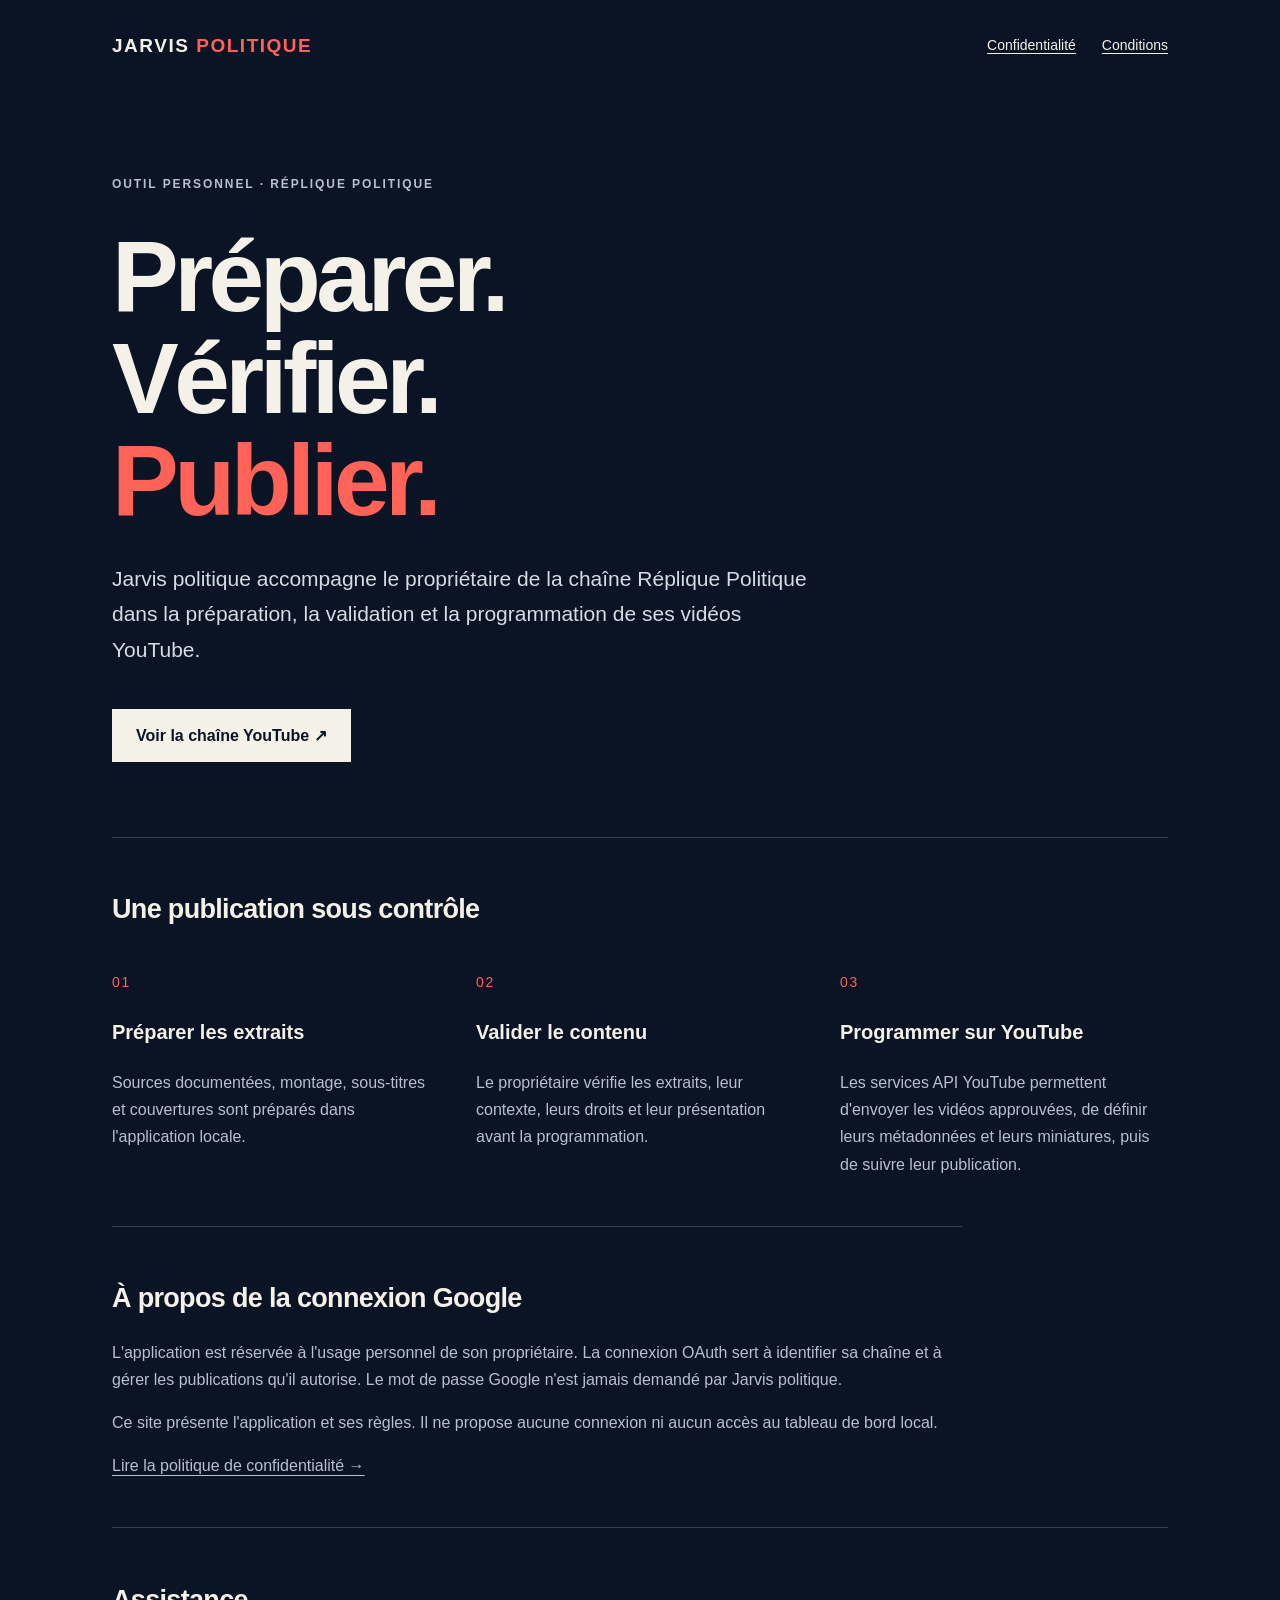
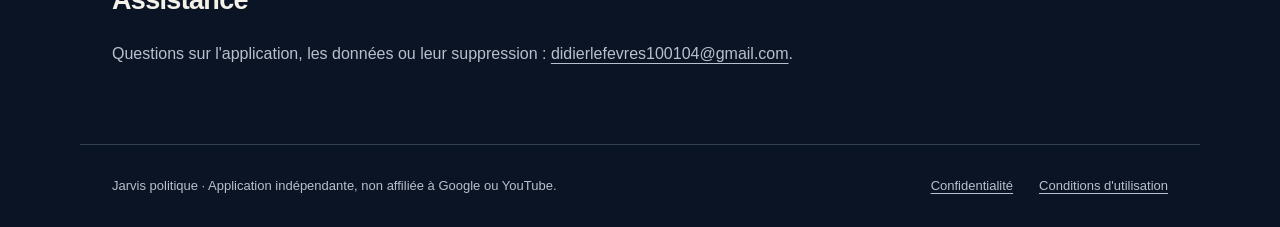
<file: index.html>
<!doctype html>
<html lang="fr">
<head><meta charset="utf-8"><meta name="viewport" content="width=device-width,initial-scale=1"><meta name="description" content="Jarvis politique, outil personnel de préparation et de programmation YouTube pour Réplique Politique."><title>Jarvis politique — Réplique Politique</title><link rel="stylesheet" href="style.css"></head>
<body><header><a class="brand" href="./">JARVIS <span>POLITIQUE</span></a><nav aria-label="Navigation principale"><a href="confidentialite.html">Confidentialité</a><a href="conditions.html">Conditions</a></nav></header>
<main><section class="hero"><p class="eyebrow">OUTIL PERSONNEL · RÉPLIQUE POLITIQUE</p><h1>Préparer.<br>Vérifier.<br><em>Publier.</em></h1><p class="lead">Jarvis politique accompagne le propriétaire de la chaîne Réplique Politique dans la préparation, la validation et la programmation de ses vidéos YouTube.</p><a class="button" href="https://www.youtube.com/@RepliquePolitiqueFR">Voir la chaîne YouTube ↗</a></section>
<section class="details"><h2>Une publication sous contrôle</h2><div class="steps"><article><span class="number">01</span><h3>Préparer les extraits</h3><p>Sources documentées, montage, sous-titres et couvertures sont préparés dans l'application locale.</p></article><article><span class="number">02</span><h3>Valider le contenu</h3><p>Le propriétaire vérifie les extraits, leur contexte, leurs droits et leur présentation avant la programmation.</p></article><article><span class="number">03</span><h3>Programmer sur YouTube</h3><p>Les services API YouTube permettent d'envoyer les vidéos approuvées, de définir leurs métadonnées et leurs miniatures, puis de suivre leur publication.</p></article></div></section>
<section class="notice"><h2>À propos de la connexion Google</h2><p>L'application est réservée à l'usage personnel de son propriétaire. La connexion OAuth sert à identifier sa chaîne et à gérer les publications qu'il autorise. Le mot de passe Google n'est jamais demandé par Jarvis politique.</p><p>Ce site présente l'application et ses règles. Il ne propose aucune connexion ni aucun accès au tableau de bord local.</p><p><a href="confidentialite.html">Lire la politique de confidentialité →</a></p></section>
<section class="contact"><h2>Assistance</h2><p>Questions sur l'application, les données ou leur suppression : <a href="mailto:didierlefevres100104@gmail.com">didierlefevres100104@gmail.com</a>.</p></section></main>
<footer><span>Jarvis politique · Application indépendante, non affiliée à Google ou YouTube.</span><div><a href="confidentialite.html">Confidentialité</a><a href="conditions.html">Conditions d'utilisation</a></div></footer></body></html>
</file>
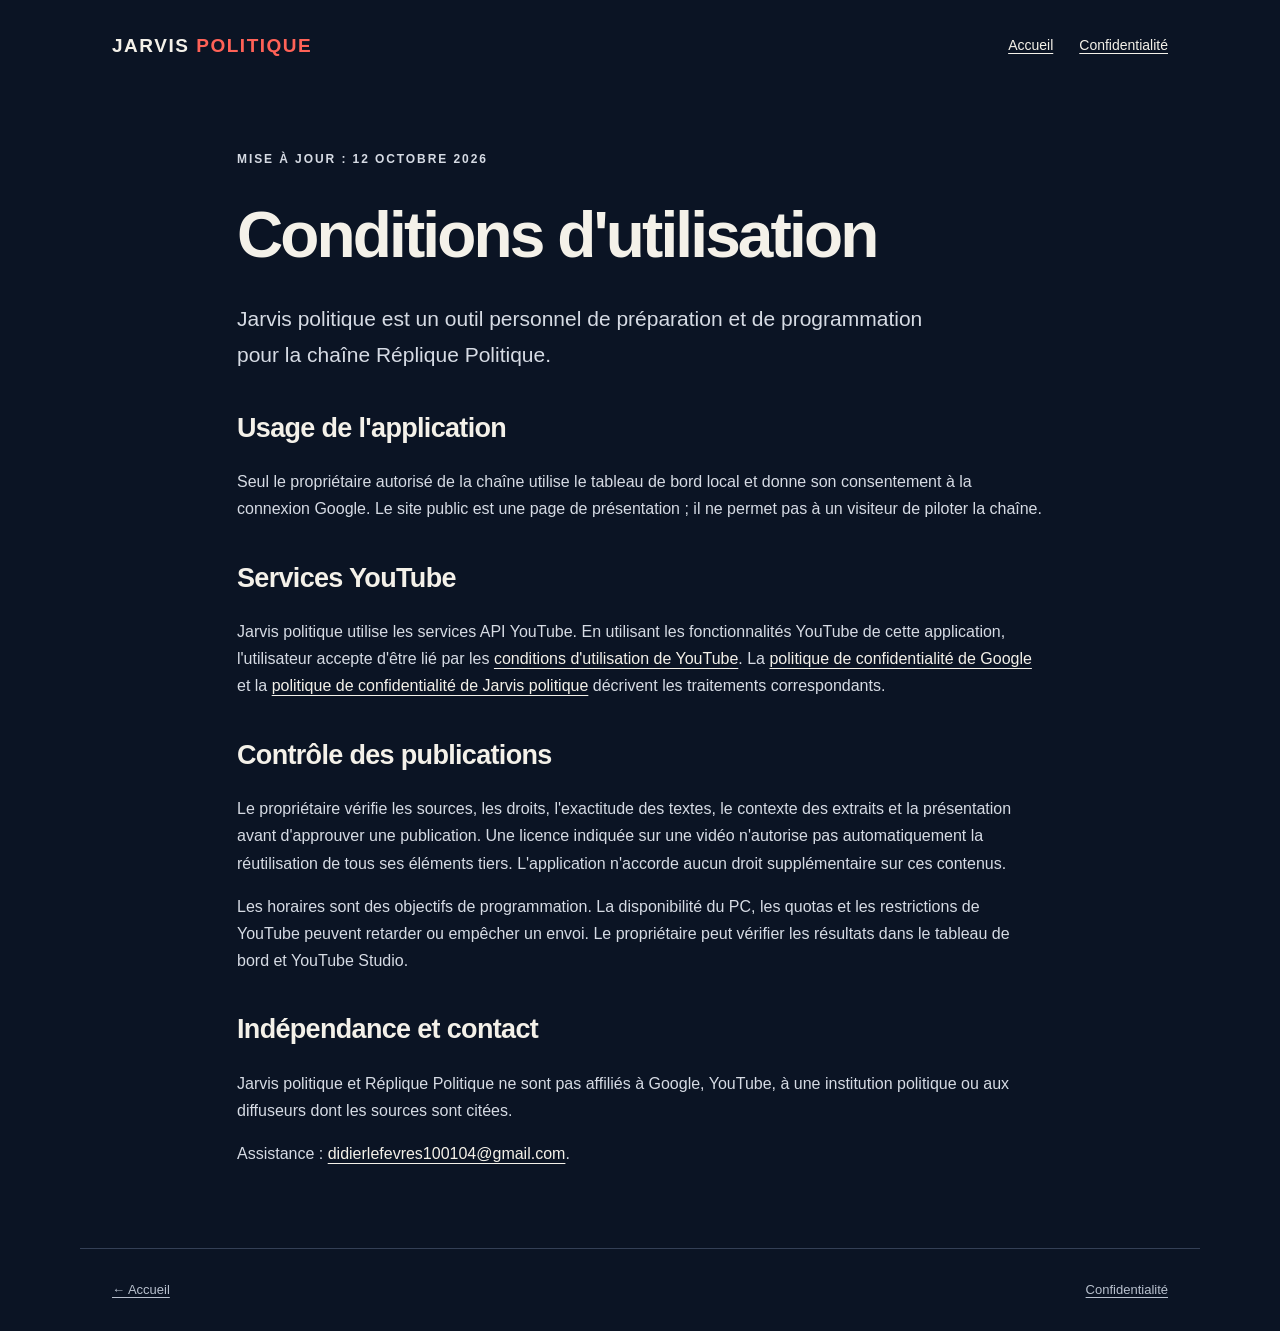
<file: conditions.html>
<!doctype html>
<html lang="fr"><head><meta charset="utf-8"><meta name="viewport" content="width=device-width,initial-scale=1"><title>Conditions d'utilisation — Jarvis politique</title><link rel="stylesheet" href="style.css"></head><body>
<header><a class="brand" href="./">JARVIS <span>POLITIQUE</span></a><nav aria-label="Navigation principale"><a href="./">Accueil</a><a href="confidentialite.html">Confidentialité</a></nav></header>
<main class="document"><p class="eyebrow">MISE À JOUR : 12 OCTOBRE 2026</p><h1>Conditions d'utilisation</h1><p class="lead">Jarvis politique est un outil personnel de préparation et de programmation pour la chaîne Réplique Politique.</p>
<h2>Usage de l'application</h2><p>Seul le propriétaire autorisé de la chaîne utilise le tableau de bord local et donne son consentement à la connexion Google. Le site public est une page de présentation ; il ne permet pas à un visiteur de piloter la chaîne.</p>
<h2>Services YouTube</h2><p>Jarvis politique utilise les services API YouTube. En utilisant les fonctionnalités YouTube de cette application, l'utilisateur accepte d'être lié par les <a href="https://www.youtube.com/t/terms">conditions d'utilisation de YouTube</a>. La <a href="https://policies.google.com/privacy">politique de confidentialité de Google</a> et la <a href="confidentialite.html">politique de confidentialité de Jarvis politique</a> décrivent les traitements correspondants.</p>
<h2>Contrôle des publications</h2><p>Le propriétaire vérifie les sources, les droits, l'exactitude des textes, le contexte des extraits et la présentation avant d'approuver une publication. Une licence indiquée sur une vidéo n'autorise pas automatiquement la réutilisation de tous ses éléments tiers. L'application n'accorde aucun droit supplémentaire sur ces contenus.</p><p>Les horaires sont des objectifs de programmation. La disponibilité du PC, les quotas et les restrictions de YouTube peuvent retarder ou empêcher un envoi. Le propriétaire peut vérifier les résultats dans le tableau de bord et YouTube Studio.</p>
<h2>Indépendance et contact</h2><p>Jarvis politique et Réplique Politique ne sont pas affiliés à Google, YouTube, à une institution politique ou aux diffuseurs dont les sources sont citées.</p><p>Assistance : <a href="mailto:didierlefevres100104@gmail.com">didierlefevres100104@gmail.com</a>.</p></main>
<footer><a href="./">← Accueil</a><a href="confidentialite.html">Confidentialité</a></footer></body></html>
</file>
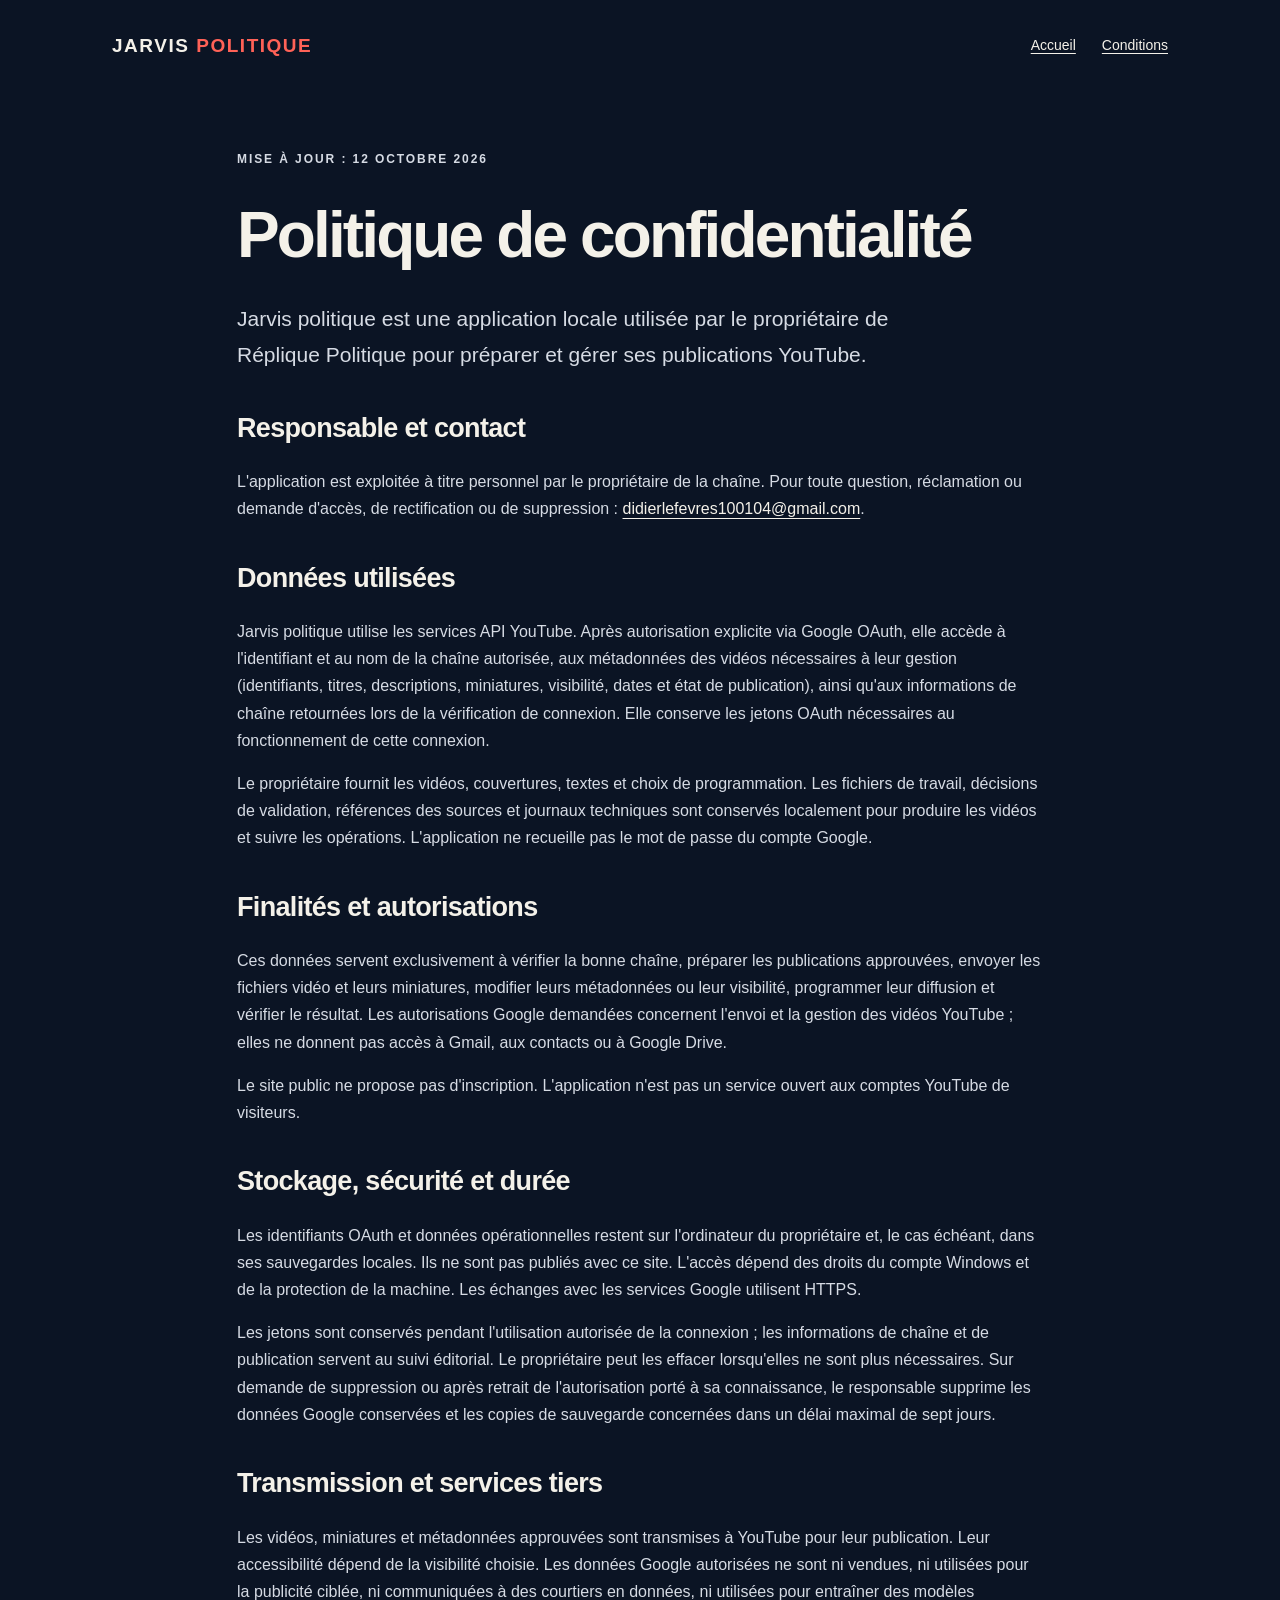
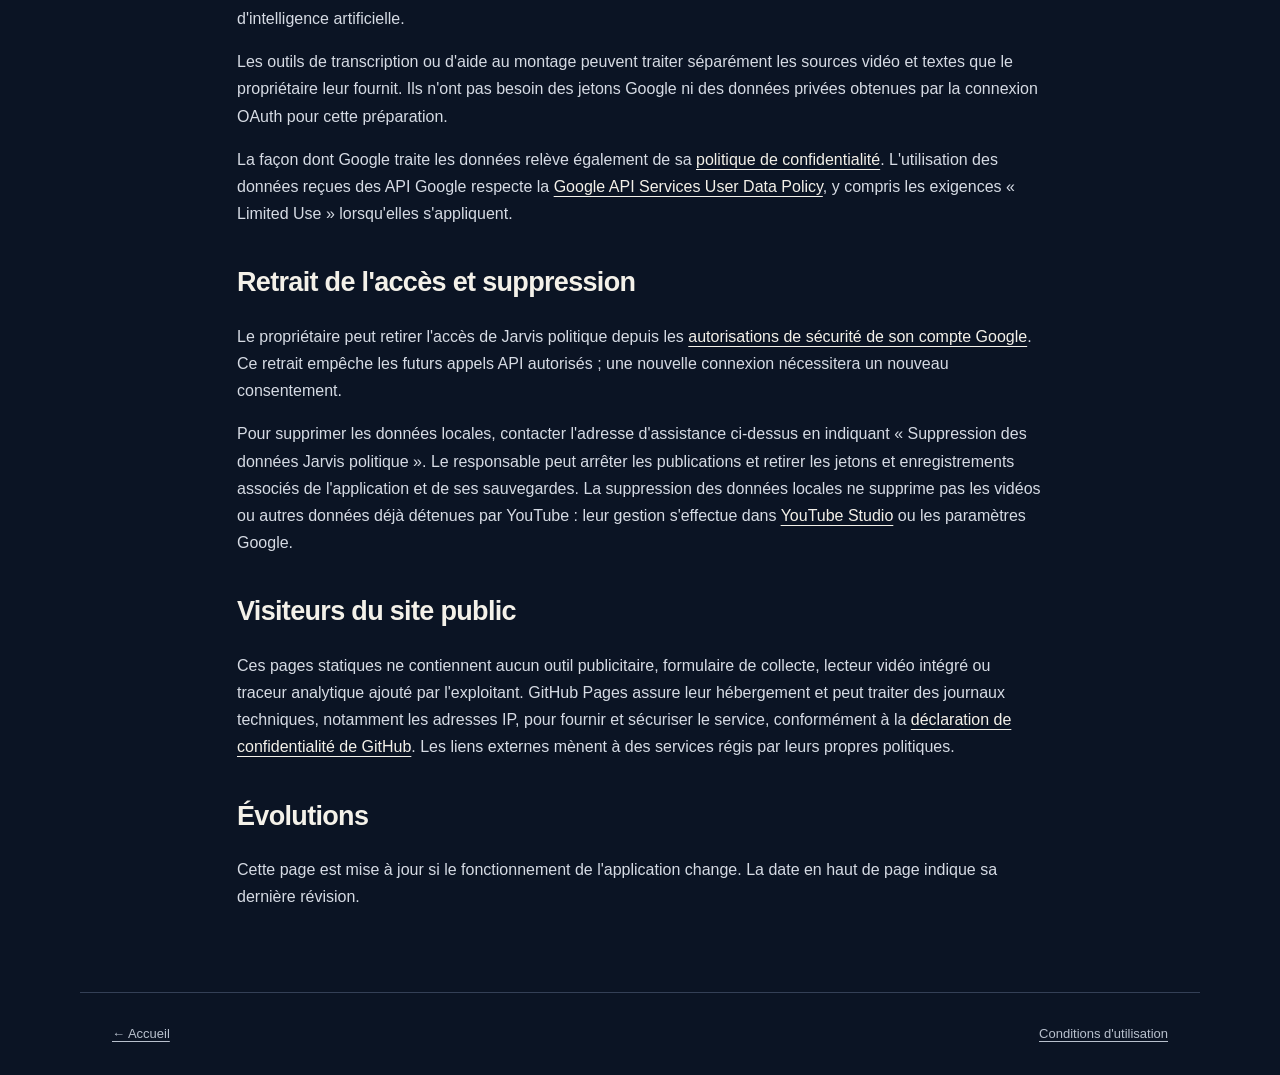
<file: confidentialite.html>
<!doctype html>
<html lang="fr"><head><meta charset="utf-8"><meta name="viewport" content="width=device-width,initial-scale=1"><meta name="description" content="Comment Jarvis politique utilise, conserve et protège les données de la chaîne YouTube autorisée."><title>Confidentialité — Jarvis politique</title><link rel="stylesheet" href="style.css"></head><body>
<header><a class="brand" href="./">JARVIS <span>POLITIQUE</span></a><nav aria-label="Navigation principale"><a href="./">Accueil</a><a href="conditions.html">Conditions</a></nav></header>
<main class="document"><p class="eyebrow">MISE À JOUR : 12 OCTOBRE 2026</p><h1>Politique de confidentialité</h1><p class="lead">Jarvis politique est une application locale utilisée par le propriétaire de Réplique Politique pour préparer et gérer ses publications YouTube.</p>
<h2>Responsable et contact</h2><p>L'application est exploitée à titre personnel par le propriétaire de la chaîne. Pour toute question, réclamation ou demande d'accès, de rectification ou de suppression : <a href="mailto:didierlefevres100104@gmail.com">didierlefevres100104@gmail.com</a>.</p>
<h2>Données utilisées</h2><p>Jarvis politique utilise les services API YouTube. Après autorisation explicite via Google OAuth, elle accède à l'identifiant et au nom de la chaîne autorisée, aux métadonnées des vidéos nécessaires à leur gestion (identifiants, titres, descriptions, miniatures, visibilité, dates et état de publication), ainsi qu'aux informations de chaîne retournées lors de la vérification de connexion. Elle conserve les jetons OAuth nécessaires au fonctionnement de cette connexion.</p><p>Le propriétaire fournit les vidéos, couvertures, textes et choix de programmation. Les fichiers de travail, décisions de validation, références des sources et journaux techniques sont conservés localement pour produire les vidéos et suivre les opérations. L'application ne recueille pas le mot de passe du compte Google.</p>
<h2>Finalités et autorisations</h2><p>Ces données servent exclusivement à vérifier la bonne chaîne, préparer les publications approuvées, envoyer les fichiers vidéo et leurs miniatures, modifier leurs métadonnées ou leur visibilité, programmer leur diffusion et vérifier le résultat. Les autorisations Google demandées concernent l'envoi et la gestion des vidéos YouTube ; elles ne donnent pas accès à Gmail, aux contacts ou à Google Drive.</p><p>Le site public ne propose pas d'inscription. L'application n'est pas un service ouvert aux comptes YouTube de visiteurs.</p>
<h2>Stockage, sécurité et durée</h2><p>Les identifiants OAuth et données opérationnelles restent sur l'ordinateur du propriétaire et, le cas échéant, dans ses sauvegardes locales. Ils ne sont pas publiés avec ce site. L'accès dépend des droits du compte Windows et de la protection de la machine. Les échanges avec les services Google utilisent HTTPS.</p><p>Les jetons sont conservés pendant l'utilisation autorisée de la connexion ; les informations de chaîne et de publication servent au suivi éditorial. Le propriétaire peut les effacer lorsqu'elles ne sont plus nécessaires. Sur demande de suppression ou après retrait de l'autorisation porté à sa connaissance, le responsable supprime les données Google conservées et les copies de sauvegarde concernées dans un délai maximal de sept jours.</p>
<h2>Transmission et services tiers</h2><p>Les vidéos, miniatures et métadonnées approuvées sont transmises à YouTube pour leur publication. Leur accessibilité dépend de la visibilité choisie. Les données Google autorisées ne sont ni vendues, ni utilisées pour la publicité ciblée, ni communiquées à des courtiers en données, ni utilisées pour entraîner des modèles d'intelligence artificielle.</p><p>Les outils de transcription ou d'aide au montage peuvent traiter séparément les sources vidéo et textes que le propriétaire leur fournit. Ils n'ont pas besoin des jetons Google ni des données privées obtenues par la connexion OAuth pour cette préparation.</p><p>La façon dont Google traite les données relève également de sa <a href="https://policies.google.com/privacy">politique de confidentialité</a>. L'utilisation des données reçues des API Google respecte la <a href="https://developers.google.com/terms/api-services-user-data-policy">Google API Services User Data Policy</a>, y compris les exigences « Limited Use » lorsqu'elles s'appliquent.</p>
<h2>Retrait de l'accès et suppression</h2><p>Le propriétaire peut retirer l'accès de Jarvis politique depuis les <a href="https://security.google.com/settings/security/permissions">autorisations de sécurité de son compte Google</a>. Ce retrait empêche les futurs appels API autorisés ; une nouvelle connexion nécessitera un nouveau consentement.</p><p>Pour supprimer les données locales, contacter l'adresse d'assistance ci-dessus en indiquant « Suppression des données Jarvis politique ». Le responsable peut arrêter les publications et retirer les jetons et enregistrements associés de l'application et de ses sauvegardes. La suppression des données locales ne supprime pas les vidéos ou autres données déjà détenues par YouTube : leur gestion s'effectue dans <a href="https://studio.youtube.com/">YouTube Studio</a> ou les paramètres Google.</p>
<h2>Visiteurs du site public</h2><p>Ces pages statiques ne contiennent aucun outil publicitaire, formulaire de collecte, lecteur vidéo intégré ou traceur analytique ajouté par l'exploitant. GitHub Pages assure leur hébergement et peut traiter des journaux techniques, notamment les adresses IP, pour fournir et sécuriser le service, conformément à la <a href="https://docs.github.com/fr/site-policy/privacy-policies/github-general-privacy-statement">déclaration de confidentialité de GitHub</a>. Les liens externes mènent à des services régis par leurs propres politiques.</p>
<h2>Évolutions</h2><p>Cette page est mise à jour si le fonctionnement de l'application change. La date en haut de page indique sa dernière révision.</p>
</main><footer><a href="./">← Accueil</a><a href="conditions.html">Conditions d'utilisation</a></footer></body></html>
</file>
<file: style.css>
:root{color-scheme:dark;--bg:#0b1424;--paper:#f4f1e9;--muted:#b8c0cd;--red:#ff6257;--line:#344056}*{box-sizing:border-box}body{margin:0;background:var(--bg);color:var(--paper);font-family:Segoe UI,Arial,sans-serif;line-height:1.7}a{color:inherit;text-underline-offset:.24em}a:hover{color:var(--red)}a:focus-visible{outline:3px solid var(--red);outline-offset:6px}header,footer{max-width:1120px;margin:auto;padding:30px 32px;display:flex;align-items:center;justify-content:space-between;gap:24px}.brand{font-weight:800;text-decoration:none;font-size:19px;letter-spacing:.08em}.brand span{color:var(--red)}nav,footer div{display:flex;gap:26px}nav{font-size:14px}main{max-width:1120px;margin:auto;padding:0 32px}.hero{padding:70px 0 75px;max-width:780px}.eyebrow{font-size:12px;font-weight:700;letter-spacing:.16em;color:var(--muted)}h1{font-size:clamp(48px,8vw,100px);line-height:1.02;letter-spacing:-.045em;margin:30px 0}h1 em{color:var(--red);font-style:normal}.lead{font-size:21px;color:#d6dbe4;max-width:710px}.button{display:inline-block;margin-top:20px;background:var(--paper);color:var(--bg);padding:13px 24px;text-decoration:none;font-weight:700}.button:hover{background:var(--red);color:var(--bg)}h2{font-size:27px;letter-spacing:-.025em;line-height:1.3}h3{font-size:20px}.details,.notice,.contact{border-top:1px solid var(--line);padding:32px 0}.steps{display:grid;grid-template-columns:repeat(3,1fr);gap:36px;padding-top:18px}.number{color:var(--red);font-size:14px;letter-spacing:.12em}.steps p,.notice p,.contact p{color:var(--muted)}.notice{max-width:850px}.contact{padding-bottom:60px}.document{max-width:870px;padding-top:45px;padding-bottom:65px}.document h1{font-size:clamp(40px,6vw,64px);line-height:1.12}.document h2{margin-top:38px}.document p{color:#d6dbe4}.document a{color:var(--paper)}footer{border-top:1px solid var(--line);font-size:13px;color:var(--muted);align-items:flex-start}@media(max-width:700px){header,footer{padding:22px;flex-wrap:wrap}main{padding:0 22px}.hero{padding-top:35px}.steps{grid-template-columns:1fr;gap:20px}.lead{font-size:19px}.document{padding-top:25px}nav{gap:20px}footer div{flex-wrap:wrap;gap:15px}}
</file>
